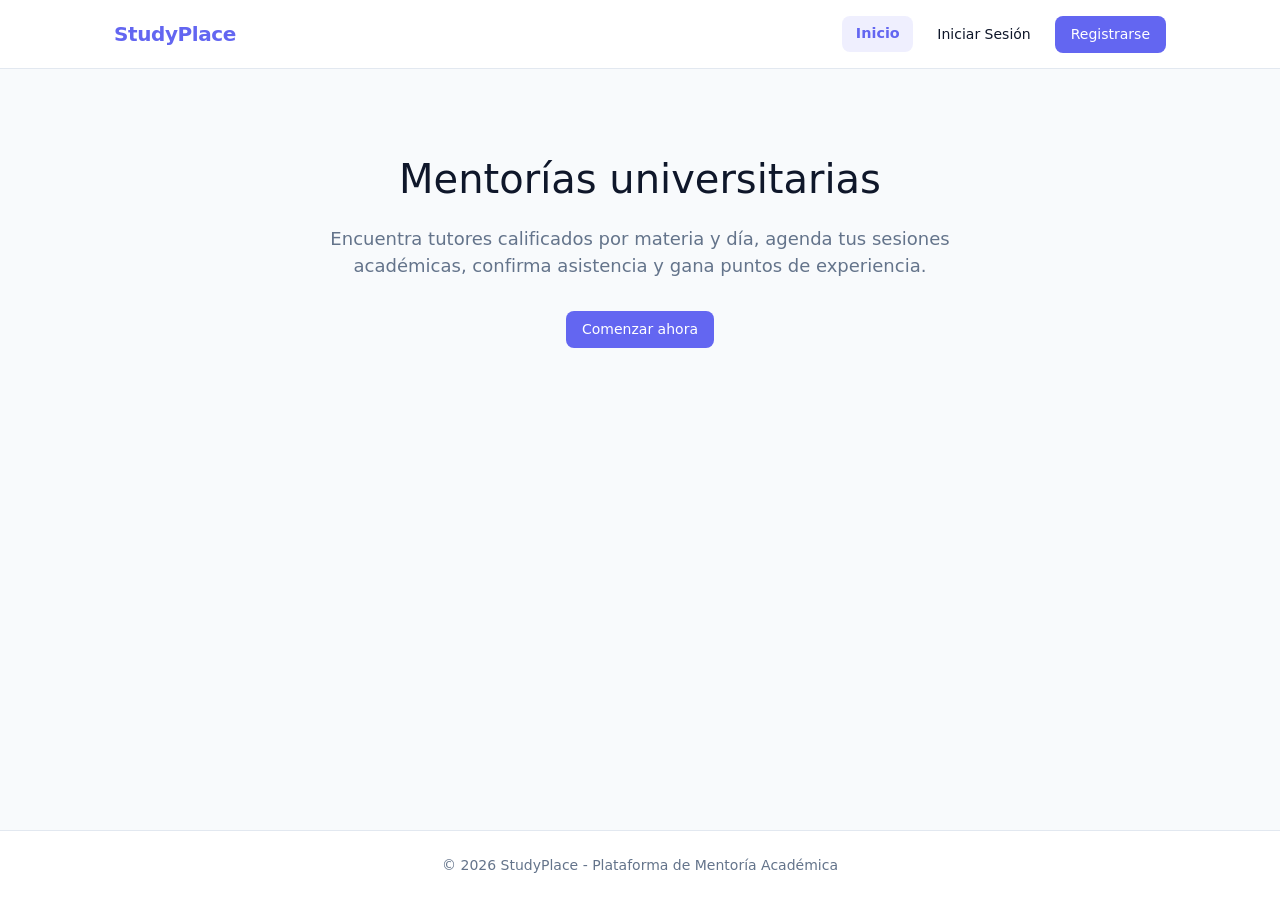
<file: frontend/index.html>
<!DOCTYPE html>
<html lang="es">
<head>
  <meta charset="UTF-8">
  <meta name="viewport" content="width=device-width, initial-scale=1.0">
  <title>StudyPlace - Sistema de Mentoría Académica</title>
  <link rel="stylesheet" href="css/base.css">
</head>
<body>
  <header class="header">
    <div class="container navbar">
      <a href="index.html" class="logo">
        <span>StudyPlace</span>
      </a>
      <nav>
        <ul class="nav-links" id="menu-navegacion">
          <li><a href="index.html" class="nav-link active">Inicio</a></li>
          <li><a href="paginas/login.html" class="btn btn-secondary">Iniciar Sesión</a></li>
          <li><a href="paginas/registro.html" class="btn btn-primary">Registrarse</a></li>
        </ul>
      </nav>
      <button class="menu-toggle" id="btn-menu-toggle" aria-label="Abrir menú">&#9776;</button>
    </div>
  </header>

  <main class="container">
    <section class="hero-section">
      <h1 class="hero-title">Mentorías universitarias</h1>
      <p class="hero-subtitle">
        Encuentra tutores calificados por materia y día, agenda tus sesiones académicas,
        confirma asistencia y gana puntos de experiencia.
      </p>
      <div class="hero-actions">
        <a href="paginas/login.html" class="btn btn-primary">Comenzar ahora</a>
      </div>
    </section>
  </main>

  <footer class="footer">
    <div class="container">
      <p>&copy; 2026 StudyPlace - Plataforma de Mentoría Académica</p>
    </div>
  </footer>

  <script src="js/config.js"></script>
  <script src="js/api.js"></script>
  <script src="js/componentes/menu.js"></script>
  <script src="js/componentes/layout.js"></script>
</body>
</html>
</file>
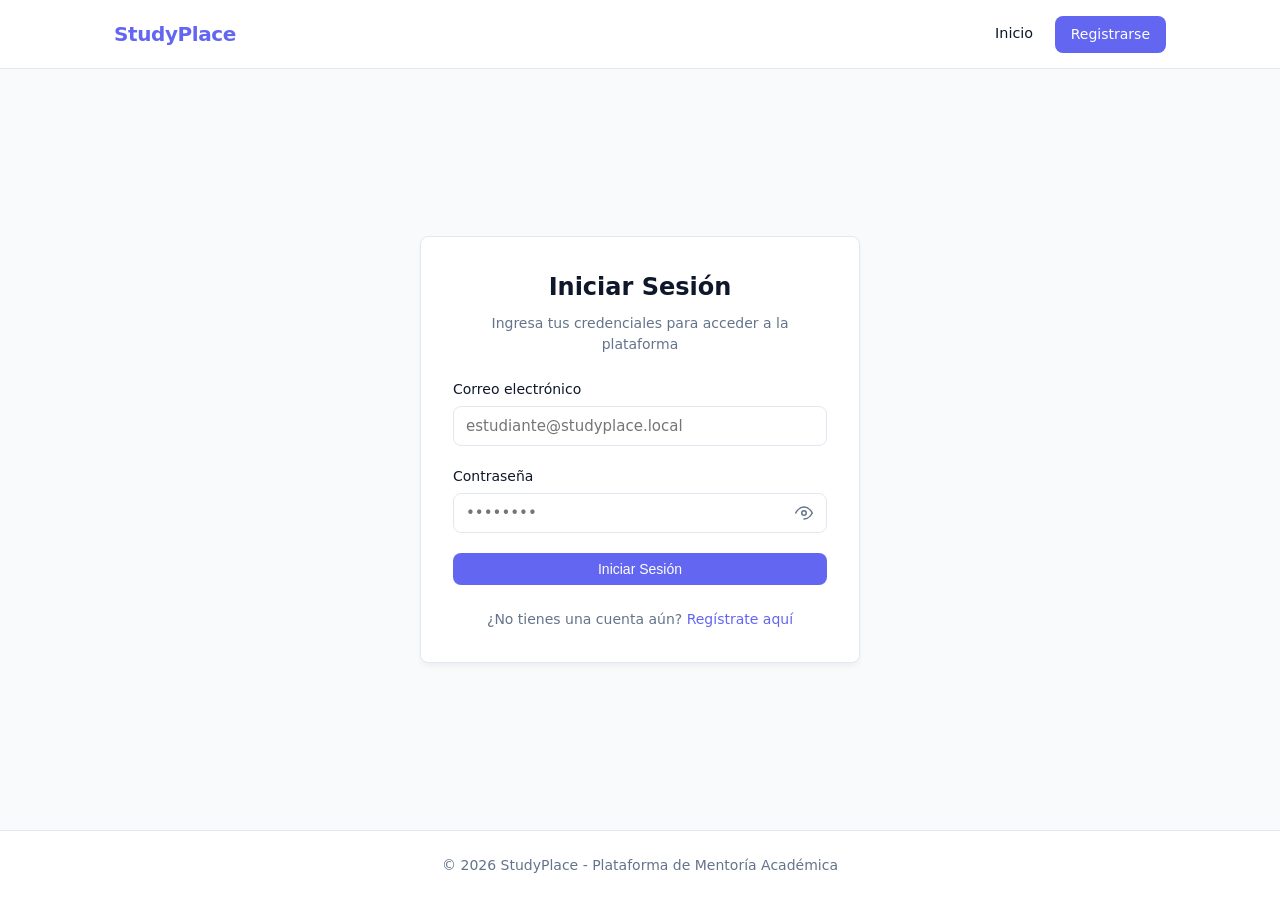
<file: frontend/paginas/buscar.html>
<!doctype html>
<html lang="es">
  <head>
    <meta charset="UTF-8" />
    <meta name="viewport" content="width=device-width, initial-scale=1.0" />
    <meta
      name="description"
      content="Busca mentores académicos por materia y día de disponibilidad en StudyPlace."
    />
    <title>StudyPlace - Buscar Mentores</title>
    <link rel="stylesheet" href="../css/base.css" />
    <link rel="stylesheet" href="../css/modulos4-5.css" />
  </head>
  <body>
    <a href="#contenido-principal" class="skip-link">Saltar al contenido</a>

    <header class="header">
      <div class="container navbar">
        <a href="../index.html" class="logo"><span>StudyPlace</span></a>
        <button
          class="menu-toggle"
          id="btn-menu-toggle"
          type="button"
          aria-label="Abrir menú"
          aria-controls="menu-navegacion"
          aria-expanded="false"
        >
          &#9776;
        </button>
        <nav aria-label="Navegación principal">
          <ul class="nav-links" id="menu-navegacion"></ul>
        </nav>
      </div>
    </header>

    <main id="contenido-principal" class="container module-main">
      <section class="module-panel" aria-labelledby="titulo-busqueda">
        <div class="module-heading">
          <h1 id="titulo-busqueda">Buscar mentores académicos</h1>
          <p>
            Filtra mentores combinando materias del perfil (M2) y disponibilidad
            (M4) sin recargar la página.
          </p>
        </div>

        <div
          id="alerta-busqueda"
          class="alert"
          role="alert"
          aria-live="polite"
        ></div>

        <form
          class="search-filter"
          role="search"
          aria-label="Filtros de búsqueda"
          onsubmit="return false;"
        >
          <div class="form-group">
            <label class="form-label" for="buscar-materia"
              >Materia requerida</label
            >
            <select class="form-select" id="buscar-materia">
              <option value="">-- Todas las materias --</option>
            </select>
          </div>

          <div class="form-group">
            <label class="form-label" for="buscar-dia">Día de la semana</label>
            <select class="form-select" id="buscar-dia">
              <option value="">-- Cualquier día --</option>
              <option value="lunes">Lunes</option>
              <option value="martes">Martes</option>
              <option value="miercoles">Miércoles</option>
              <option value="jueves">Jueves</option>
              <option value="viernes">Viernes</option>
              <option value="sabado">Sábado</option>
              <option value="domingo">Domingo</option>
            </select>
          </div>

          <div class="form-group">
            <button type="button" class="btn" id="btn-limpiar-filtros">
              Limpiar filtros
            </button>
          </div>
        </form>

        <p id="contador-resultados" class="search-count" aria-live="polite"></p>

        <section
          id="resultados-busqueda"
          class="mentor-grid"
          aria-live="polite"
          aria-busy="true"
        >
          <p class="search-message">Cargando mentores...</p>
        </section>

        <noscript
          ><p class="search-message">
            Necesitas activar JavaScript para buscar mentores.
          </p></noscript
        >
      </section>
    </main>

    <footer class="footer">
      <div class="container"><p>&copy; 2026 StudyPlace</p></div>
    </footer>

    <script src="../js/config.js"></script>
    <script src="../js/api.js"></script>
    <script src="../js/componentes/menu.js"></script>
    <script src="../js/componentes/layout.js"></script>
    <script src="../js/controladores/busquedaControlador.js"></script>
  </body>
</html>
</file>
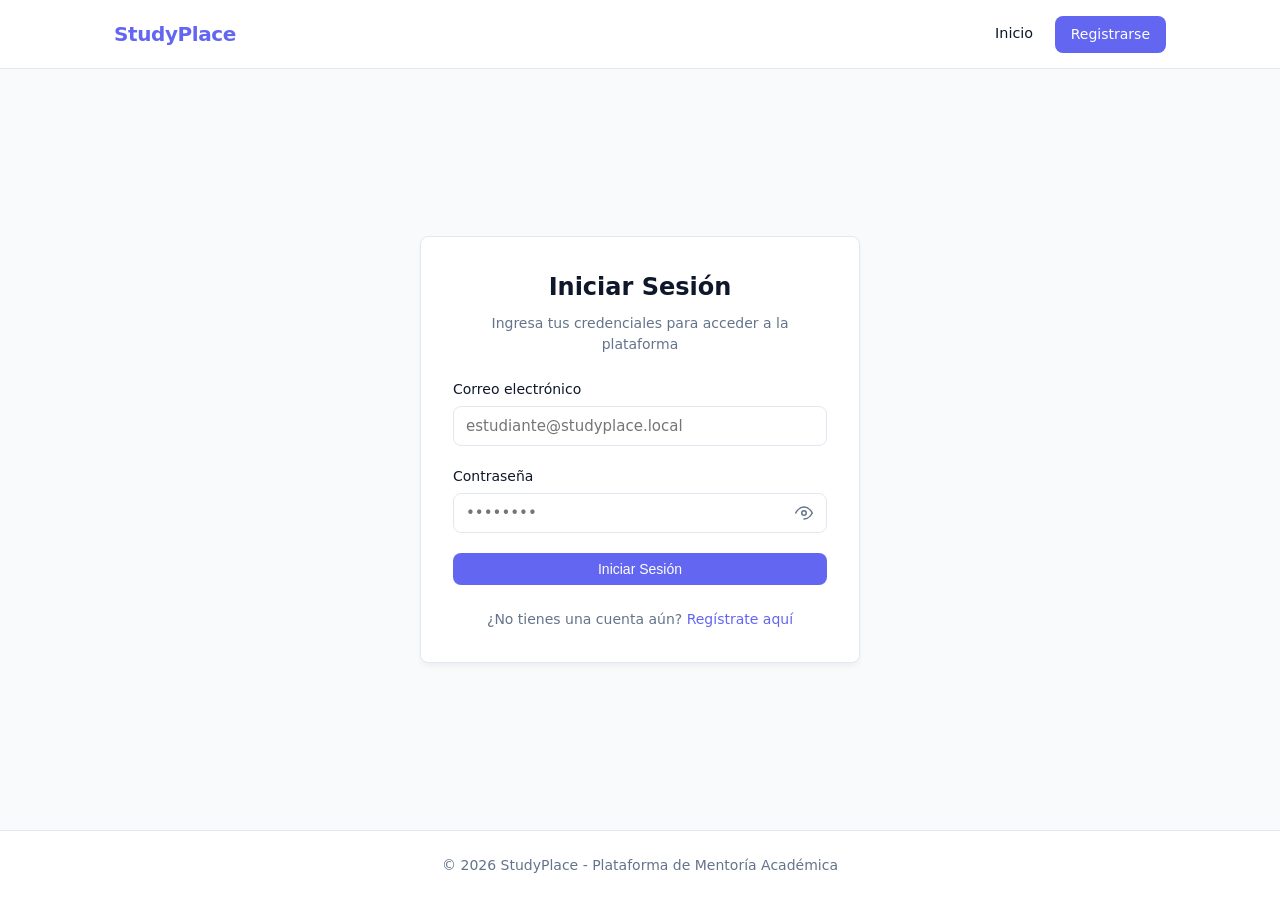
<file: frontend/paginas/catalogos.html>
<!DOCTYPE html>
<html lang="es">
<head>
  <meta charset="UTF-8">
  <meta name="viewport" content="width=device-width, initial-scale=1.0">
  <title>StudyPlace - Gestión de Catálogos</title>
  <link rel="stylesheet" href="../css/base.css">
</head>
<body>
  <header class="header">
    <div class="container navbar">
      <a href="../index.html" class="logo">
        <span>StudyPlace</span>
      </a>
      <button class="menu-toggle" id="btn-menu-toggle" aria-label="Abrir menú">&#9776;</button>
      <nav>
        <ul class="nav-links" id="menu-navegacion">
          <!-- Renderizado dinámicamente por MenuComponente -->
        </ul>
      </nav>
    </div>
  </header>

  <main class="container">
    <div class="page-header">
      <div>
        <h1 class="page-title">Gestión de Catálogos</h1>
        <p class="page-subtitle">Administra los catálogos del sistema académico (Materias y Espacios físicos o virtuales).</p>
      </div>
    </div>

    <div id="alerta-global" class="alert"></div>

    <div class="tabs-nav">
      <button class="tab-btn active" data-target="tab-materias">Materias (RF6)</button>
      <button class="tab-btn" data-target="tab-espacios">Espacios de Tutoría (RF8)</button>
    </div>

    <!-- Pestaña Materias -->
    <section id="tab-materias" class="tab-content active">
      <div style="display: flex; justify-content: space-between; align-items: center; margin-bottom: 1rem;">
        <h2 style="font-size: 1.25rem; font-weight: 600;">Listado de Materias</h2>
        <button class="btn btn-primary" id="btn-nueva-materia">+ Nueva Materia</button>
      </div>

      <div class="table-responsive">
        <table class="table-custom">
          <thead>
            <tr>
              <th>Código</th>
              <th>Nombre</th>
              <th>Descripción</th>
              <th>Estado</th>
              <th style="width: 140px;">Acciones</th>
            </tr>
          </thead>
          <tbody id="tabla-materias-body">
            <tr>
              <td colspan="5" style="text-align: center; color: var(--color-text-muted);">Cargando materias...</td>
            </tr>
          </tbody>
        </table>
      </div>
    </section>

    <!-- Pestaña Espacios -->
    <section id="tab-espacios" class="tab-content">
      <div style="display: flex; justify-content: space-between; align-items: center; margin-bottom: 1rem;">
        <h2 style="font-size: 1.25rem; font-weight: 600;">Listado de Espacios</h2>
        <button class="btn btn-primary" id="btn-nuevo-espacio">+ Nuevo Espacio</button>
      </div>

      <div class="table-responsive">
        <table class="table-custom">
          <thead>
            <tr>
              <th>Nombre</th>
              <th>Tipo</th>
              <th>Capacidad / Enlace</th>
              <th>Ubicación</th>
              <th>Estado</th>
              <th style="width: 140px;">Acciones</th>
            </tr>
          </thead>
          <tbody id="tabla-espacios-body">
            <tr>
              <td colspan="6" style="text-align: center; color: var(--color-text-muted);">Cargando espacios...</td>
            </tr>
          </tbody>
        </table>
      </div>
    </section>
  </main>

  <!-- Modal Materia -->
  <div class="modal-overlay" id="modal-materia">
    <div class="modal-card">
      <div class="modal-header">
        <h3 class="modal-title" id="modal-materia-titulo">Nueva Materia</h3>
        <button class="modal-close" type="button">&times;</button>
      </div>
      <form id="form-materia">
        <div class="modal-body">
          <input type="hidden" id="modal-materia-id">
          
          <div class="form-group">
            <label class="form-label" for="materia-codigo">Código de Materia *</label>
            <input type="text" id="materia-codigo" class="form-input" placeholder="Ej. MAT-101" required style="text-transform: uppercase;">
          </div>

          <div class="form-group">
            <label class="form-label" for="materia-nombre">Nombre de la Materia *</label>
            <input type="text" id="materia-nombre" class="form-input" placeholder="Ej. Cálculo Diferencial" required>
          </div>

          <div class="form-group">
            <label class="form-label" for="materia-descripcion">Descripción</label>
            <textarea id="materia-descripcion" class="form-input" rows="3" placeholder="Breve resumen del contenido académico"></textarea>
          </div>

          <div class="form-group">
            <label class="form-label" for="materia-estado">Estado</label>
            <select id="materia-estado" class="form-select">
              <option value="activo">Activo</option>
              <option value="inactivo">Inactivo</option>
            </select>
          </div>
        </div>
        <div class="modal-footer">
          <button type="button" class="btn btn-secondary btn-modal-cancelar">Cancelar</button>
          <button type="submit" class="btn btn-primary">Guardar</button>
        </div>
      </form>
    </div>
  </div>

  <!-- Modal Espacio -->
  <div class="modal-overlay" id="modal-espacio">
    <div class="modal-card">
      <div class="modal-header">
        <h3 class="modal-title" id="modal-espacio-titulo">Nuevo Espacio</h3>
        <button class="modal-close" type="button">&times;</button>
      </div>
      <form id="form-espacio">
        <div class="modal-body">
          <input type="hidden" id="modal-espacio-id">

          <div class="form-group">
            <label class="form-label" for="espacio-nombre">Nombre del Espacio *</label>
            <input type="text" id="espacio-nombre" class="form-input" placeholder="Ej. Aula 104 o Google Meet Sala 1" required>
          </div>

          <div class="form-group">
            <label class="form-label" for="espacio-tipo">Tipo de Espacio *</label>
            <select id="espacio-tipo" class="form-select" required>
              <option value="fisico">Aula Física (con capacidad)</option>
              <option value="virtual">Sala Virtual (con enlace web)</option>
            </select>
          </div>

          <!-- Campos para Aula Física -->
          <div id="grupo-espacio-fisico">
            <div class="form-group">
              <label class="form-label" for="espacio-capacidad">Capacidad Máxima (estudiantes) *</label>
              <input type="number" id="espacio-capacidad" class="form-input" min="1" max="500" placeholder="Ej. 25" required>
            </div>
            <div class="form-group">
              <label class="form-label" for="espacio-ubicacion">Ubicación Física</label>
              <input type="text" id="espacio-ubicacion" class="form-input" placeholder="Ej. Edificio Central - Piso 1">
            </div>
          </div>

          <!-- Campos para Sala Virtual -->
          <div id="grupo-espacio-virtual" style="display: none;">
            <div class="form-group">
              <label class="form-label" for="espacio-enlace">Enlace URL Externo *</label>
              <input type="url" id="espacio-enlace" class="form-input" placeholder="https://meet.google.com/xxx-yyyy-zzz">
            </div>
          </div>

          <div class="form-group">
            <label class="form-label" for="espacio-estado">Estado</label>
            <select id="espacio-estado" class="form-select">
              <option value="activo">Activo</option>
              <option value="inactivo">Inactivo</option>
            </select>
          </div>
        </div>
        <div class="modal-footer">
          <button type="button" class="btn btn-secondary btn-modal-cancelar">Cancelar</button>
          <button type="submit" class="btn btn-primary">Guardar</button>
        </div>
      </form>
    </div>
  </div>

  <!-- Modal Confirmar Eliminación (RNF7) -->
  <div class="modal-overlay" id="modal-confirmar-eliminar">
    <div class="modal-card">
      <div class="modal-header">
        <h3 class="modal-title">Confirmar Acción Destructiva</h3>
        <button class="modal-close" type="button">&times;</button>
      </div>
      <div class="modal-body">
        <p id="confirmar-eliminar-mensaje" style="color: var(--color-text);">¿Estás seguro de que deseas eliminar este registro?</p>
        <p style="font-size: 0.8125rem; color: var(--color-text-muted); margin-top: 0.5rem;">
          Se aplicará una baja lógica para preservar la integridad de registros académicos asociados.
        </p>
      </div>
      <div class="modal-footer">
        <button type="button" class="btn btn-secondary btn-modal-cancelar">Cancelar</button>
        <button type="button" class="btn btn-danger" id="btn-confirmar-eliminar">Confirmar</button>
      </div>
    </div>
  </div>

  <footer class="footer">
    <div class="container">
      <p>&copy; 2026 StudyPlace - Plataforma de Mentoría Académica</p>
    </div>
  </footer>

  <script src="../js/config.js"></script>
  <script src="../js/api.js"></script>
  <script src="../js/componentes/menu.js"></script>
  <script src="../js/componentes/layout.js"></script>
  <script src="../js/modelos/catalogoModelo.js"></script>
  <script src="../js/vistas/catalogoVista.js"></script>
  <script src="../js/controladores/catalogoControlador.js"></script>
</body>
</html>
</file>
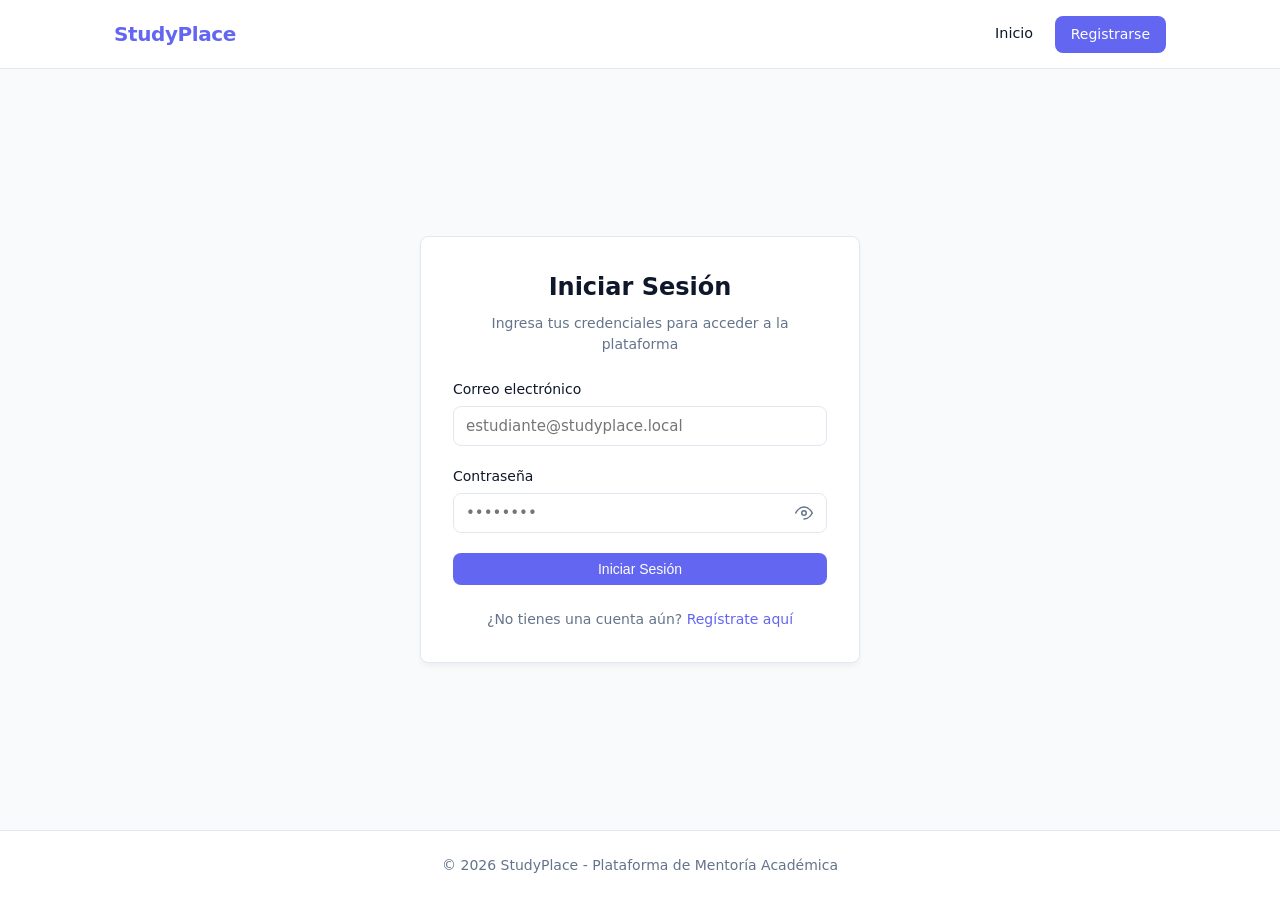
<file: frontend/paginas/disponibilidad.html>
<!DOCTYPE html>
<html lang="es">
<head>
  <meta charset="UTF-8">
  <meta name="viewport" content="width=device-width, initial-scale=1.0">
  <title>StudyPlace - Mi Disponibilidad</title>
  <link rel="stylesheet" href="../css/base.css">
  <link rel="stylesheet" href="../css/modulos4-5.css">
</head>
<body>
  <header class="header">
    <div class="container navbar">
      <a href="../index.html" class="logo"><span>StudyPlace</span></a>
      <button class="menu-toggle" id="btn-menu-toggle" aria-label="Abrir menú">&#9776;</button>
      <nav><ul class="nav-links" id="menu-navegacion"></ul></nav>
    </div>
  </header>

  <main class="container module-main">
    <section class="module-panel">
      <div class="module-heading">
        <h1>Mi disponibilidad</h1>
        <p>Define únicamente días y rangos horarios generales (sin duplicar materias).</p>
        <p class="module-help">Tus materias se gestionan desde <a href="perfil.html">Mi Perfil</a>.</p>
      </div>

      <div id="alerta-global" class="alert" role="alert" aria-live="polite"></div>

      <form id="form-disponibilidad" class="availability-editor">
        <div class="availability-fields">
          <div class="form-group">
            <label class="form-label" for="disponibilidad-dia">Día de la semana</label>
            <select class="form-select" id="disponibilidad-dia" required>
              <option value="lunes">Lunes</option><option value="martes">Martes</option>
              <option value="miercoles">Miércoles</option><option value="jueves">Jueves</option>
              <option value="viernes">Viernes</option><option value="sabado">Sábado</option>
              <option value="domingo">Domingo</option>
            </select>
          </div>
          <div class="form-group">
            <label class="form-label" for="disponibilidad-inicio">Hora de inicio</label>
            <input class="form-input" type="time" id="disponibilidad-inicio" required>
          </div>
          <div class="form-group">
            <label class="form-label" for="disponibilidad-fin">Hora de fin</label>
            <input class="form-input" type="time" id="disponibilidad-fin" required>
          </div>
          <div class="availability-form-actions">
            <button class="btn btn-primary" id="btn-guardar-disponibilidad" type="submit">+ Agregar franja</button>
          </div>
        </div>
      </form>

      <div id="tabla-disponibilidad" class="availability-list" aria-live="polite">
        <p class="availability-empty">Cargando horarios...</p>
      </div>
    </section>
  </main>

  <div class="modal-overlay" id="modal-editar-disponibilidad" aria-hidden="true">
    <section class="modal-card" role="dialog" aria-modal="true" aria-labelledby="modal-editar-titulo">
      <div class="modal-header">
        <h2 class="modal-title" id="modal-editar-titulo">Editar franja de disponibilidad</h2>
        <button class="modal-close" type="button" aria-label="Cerrar">&times;</button>
      </div>
      <form id="form-editar-disponibilidad">
        <div class="modal-body">
          <input type="hidden" id="editar-disponibilidad-id">
          <div id="alerta-editar-disponibilidad" class="alert" role="alert" aria-live="polite"></div>
          <div class="form-group">
            <label class="form-label" for="editar-disponibilidad-dia">Día de la semana</label>
            <select class="form-select" id="editar-disponibilidad-dia" required>
              <option value="lunes">Lunes</option><option value="martes">Martes</option>
              <option value="miercoles">Miércoles</option><option value="jueves">Jueves</option>
              <option value="viernes">Viernes</option><option value="sabado">Sábado</option>
              <option value="domingo">Domingo</option>
            </select>
          </div>
          <div class="form-grid">
            <div class="form-group">
              <label class="form-label" for="editar-disponibilidad-inicio">Hora de inicio</label>
              <input class="form-input" type="time" id="editar-disponibilidad-inicio" required>
            </div>
            <div class="form-group">
              <label class="form-label" for="editar-disponibilidad-fin">Hora de fin</label>
              <input class="form-input" type="time" id="editar-disponibilidad-fin" required>
            </div>
          </div>
        </div>
        <div class="modal-footer">
          <button class="btn btn-secondary btn-cancelar-edicion" type="button">Cancelar</button>
          <button class="btn btn-primary" type="submit">Guardar cambios</button>
        </div>
      </form>
    </section>
  </div>

  <footer class="footer"><div class="container"><p>&copy; 2026 StudyPlace</p></div></footer>

  <script src="../js/config.js"></script>
  <script src="../js/api.js"></script>
  <script src="../js/componentes/menu.js"></script>
  <script src="../js/componentes/layout.js"></script>
  <script src="../js/controladores/disponibilidadControlador.js"></script>
</body>
</html>
</file>
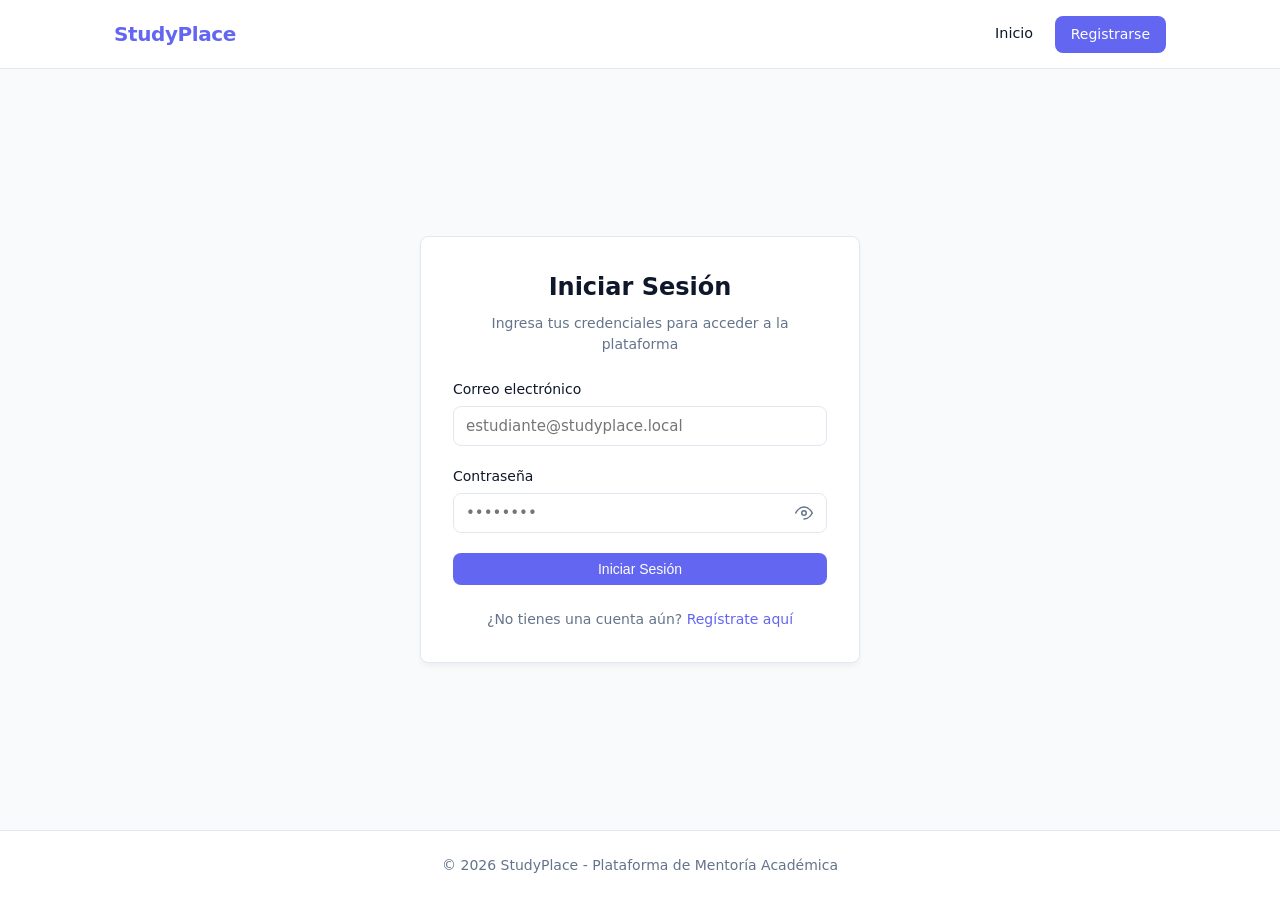
<file: frontend/paginas/login.html>
<!DOCTYPE html>
<html lang="es">
<head>
  <meta charset="UTF-8">
  <meta name="viewport" content="width=device-width, initial-scale=1.0">
  <title>Iniciar Sesión - StudyPlace</title>
  <link rel="stylesheet" href="../css/base.css">
</head>
<body>
  <header class="header">
    <div class="container navbar">
      <a href="../index.html" class="logo">
        <span>StudyPlace</span>
      </a>
      <nav>
        <ul class="nav-links">
          <li><a href="../index.html" class="nav-link">Inicio</a></li>
          <li><a href="registro.html" class="btn btn-primary">Registrarse</a></li>
        </ul>
      </nav>
    </div>
  </header>

  <main class="container auth-container">
    <section class="auth-card">
      <h1 class="auth-title">Iniciar Sesión</h1>
      <p class="auth-subtitle">Ingresa tus credenciales para acceder a la plataforma</p>

      <div id="alerta" class="alert" role="alert" aria-live="polite"></div>

      <form id="form-login" novalidate>
        <div class="form-group">
          <label class="form-label" for="correo">Correo electrónico</label>
          <input
            type="email"
            id="correo"
            name="correo"
            class="form-input"
            placeholder="estudiante@studyplace.local"
            required
            autocomplete="email"
          >
        </div>

        <div class="form-group">
          <label class="form-label" for="password">Contraseña</label>
          <div class="password-wrapper">
            <input
              type="password"
              id="password"
              name="password"
              class="form-input"
              placeholder="••••••••"
              required
              autocomplete="current-password"
            >
            <button type="button" class="btn-toggle-password" data-target="password" aria-label="Mostrar contraseña" title="Mostrar u ocultar contraseña">
              <svg class="eye-open" width="18" height="18" viewBox="0 0 24 24" fill="none" stroke="currentColor" stroke-width="2" stroke-linecap="round" stroke-linejoin="round"><path d="M1 12s4-8 11-8 11 8 11 8-4 8-11 8-11-8z"></path><circle cx="12" cy="12" r="3"></circle></svg>
              <svg class="eye-closed" style="display: none;" width="18" height="18" viewBox="0 0 24 24" fill="none" stroke="currentColor" stroke-width="2" stroke-linecap="round" stroke-linejoin="round"><path d="M17.94 17.94A10.07 10.07 0 0 1 12 20c-7 0-11-8-11-8a18.45 18.45 0 0 1 5.06-5.94M9.9 4.24A9.12 9.12 0 0 1 12 4c7 0 11 8 11 8a18.5 18.5 0 0 1-2.16 3.19m-6.72-1.07a3 3 0 1 1-4.24-4.24"></path><line x1="1" y1="1" x2="23" y2="23"></line></svg>
            </button>
          </div>
        </div>

        <button type="submit" id="btn-submit" class="btn btn-primary btn-block">
          Iniciar Sesión
        </button>
      </form>

      <div class="auth-footer">
        <p>¿No tienes una cuenta aún? <a href="registro.html">Regístrate aquí</a></p>
      </div>
    </section>
  </main>

  <footer class="footer">
    <div class="container">
      <p>&copy; 2026 StudyPlace - Plataforma de Mentoría Académica</p>
    </div>
  </footer>

  <script src="../js/config.js"></script>
  <script src="../js/api.js"></script>
  <script src="../js/controladores/authControlador.js"></script>
</body>
</html>
</file>
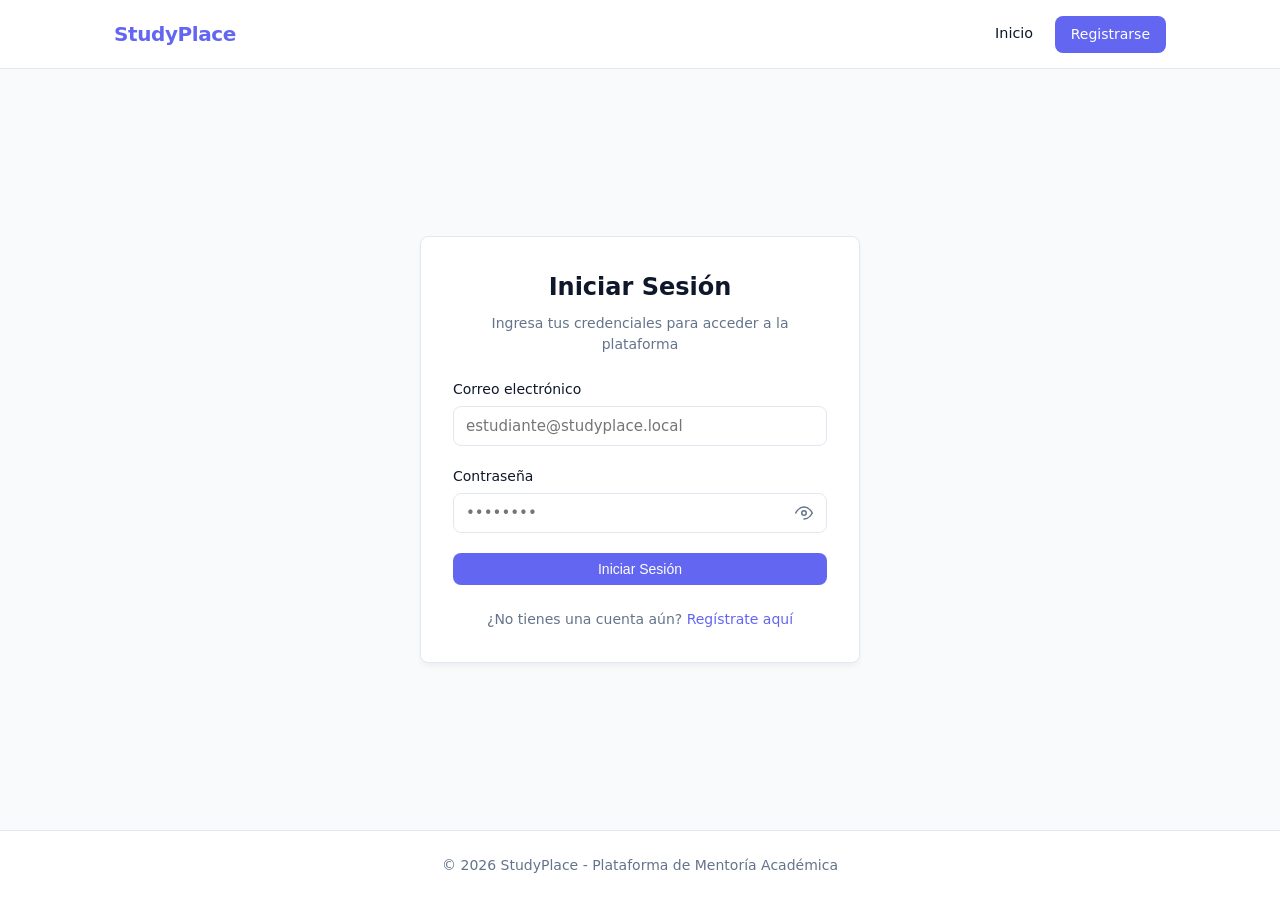
<file: frontend/paginas/perfil.html>
<!DOCTYPE html>
<html lang="es">
<head>
  <meta charset="UTF-8">
  <meta name="viewport" content="width=device-width, initial-scale=1.0">
  <title>StudyPlace - Mi Perfil</title>
  <link rel="stylesheet" href="../css/base.css">
</head>
<body>
  <header class="header">
    <div class="container navbar">
      <a href="../index.html" class="logo">
        <span>StudyPlace</span>
      </a>
      <nav>
        <ul class="nav-links" id="menu-navegacion">
          <!-- Renderizado dinámicamente por MenuComponente -->
        </ul>
      </nav>
      <button class="menu-toggle" id="btn-menu-toggle" aria-label="Abrir menú">&#9776;</button>
    </div>
  </header>

  <main class="container">
    <div class="page-header">
      <div>
        <h1 class="page-title">Mi Perfil</h1>
        <p class="page-subtitle">Gestiona tu información personal, académica y credenciales de acceso.</p>
      </div>
    </div>

    <div id="alerta-global" class="alert" role="alert" aria-live="polite"></div>

    <!-- Fila Superior: Resumen de Usuario y Edición de Cuenta/Contraseña -->
    <div class="profile-grid">
      <!-- Card 1: Resumen de Usuario (se extiende a la misma altura que la Card de Edición) -->
      <aside class="profile-card profile-sidebar" style="text-align: center;">
        <div>
          <div class="profile-avatar" id="resumen-avatar">U</div>
          <h2 id="resumen-nombre" style="font-size: 1.15rem; font-weight: 600; margin-bottom: 0.25rem;">Cargando...</h2>
          <p id="resumen-correo" style="font-size: 0.8125rem; color: var(--color-text-muted); margin-bottom: 0.85rem; word-break: break-all;">-</p>
          <div style="display: flex; justify-content: center; gap: 0.5rem; flex-wrap: wrap;">
            <span id="resumen-rol" class="badge badge-rol">Cargando</span>
            <span class="badge badge-activo">Activo</span>
          </div>
        </div>

        <div style="margin-top: 1.5rem; padding-top: 1.25rem; border-top: 1px solid var(--color-border); text-align: left; font-size: 0.8125rem; color: var(--color-text-muted);">
          <p style="margin-bottom: 0.5rem;"><strong>Nota:</strong> Los cambios en tu perfil se reflejan inmediatamente en toda la plataforma.</p>
          <p>Para cambios de rol institucional, contacta al administrador de la plataforma.</p>
        </div>
      </aside>

      <!-- Card 2: Edición de Datos de la Cuenta y Seguridad (Contraseña) -->
      <section class="profile-card">
        <h2 style="font-size: 1.25rem; font-weight: 600; margin-bottom: 0.35rem;">Editar Datos de la Cuenta</h2>
        <p style="font-size: 0.875rem; color: var(--color-text-muted); margin-bottom: 1.5rem;">
          Actualiza tus datos personales o cambia tu contraseña de acceso.
        </p>

        <form id="form-perfil" novalidate>
          <div style="display: grid; grid-template-columns: repeat(auto-fit, minmax(220px, 1fr)); gap: 1rem;">
            <!-- Nombre -->
            <div class="form-group">
              <label class="form-label" for="nombre">Nombre completo *</label>
              <input
                type="text"
                id="nombre"
                name="nombre"
                class="form-input"
                placeholder="Juan Pérez"
                required
                autocomplete="name"
              >
            </div>

            <!-- Correo -->
            <div class="form-group">
              <label class="form-label" for="correo">Correo electrónico *</label>
              <input
                type="email"
                id="correo"
                name="correo"
                class="form-input"
                placeholder="juan.perez@universidad.edu.ec"
                required
                autocomplete="email"
              >
            </div>
          </div>

          <div style="display: grid; grid-template-columns: repeat(auto-fit, minmax(220px, 1fr)); gap: 1rem;">
            <!-- Rol (Solo lectura) -->
            <div class="form-group">
              <label class="form-label" for="rol">Rol en el sistema</label>
              <input
                type="text"
                id="rol"
                name="rol"
                class="form-input"
                readonly
                disabled
                style="background-color: var(--color-bg); cursor: not-allowed; font-weight: 600;"
              >
              <small style="font-size: 0.75rem; color: var(--color-text-muted);">
                Gestionado por el administrador.
              </small>
            </div>

            <!-- Semestre (Solo estudiantes) -->
            <div class="form-group" id="grupo-semestre">
              <label class="form-label" for="semestre">Semestre actual (1 al 12) *</label>
              <input
                type="number"
                id="semestre"
                name="semestre"
                class="form-input"
                min="1"
                max="12"
              >
              <small style="font-size: 0.75rem; color: var(--color-text-muted);">
                Semestre académico cursado actualmente.
              </small>
            </div>
          </div>

          <!-- Cambio de Contraseña (integrado en la card de edición) -->
          <div style="margin: 1.5rem 0 1.25rem; padding-top: 1.25rem; border-top: 1px solid var(--color-border);">
            <h3 style="font-size: 1.05rem; font-weight: 600; margin-bottom: 0.25rem;">Cambiar Contraseña</h3>
            <p style="font-size: 0.8125rem; color: var(--color-text-muted); margin-bottom: 1rem;">
              Deja estos campos en blanco si deseas conservar tu contraseña actual.
            </p>

            <div style="display: grid; grid-template-columns: repeat(auto-fit, minmax(220px, 1fr)); gap: 1rem;">
              <div class="form-group">
                <label class="form-label" for="password">Nueva contraseña (mínimo 8 caracteres)</label>
                <div class="password-wrapper">
                  <input
                    type="password"
                    id="password"
                    name="password"
                    class="form-input"
                    placeholder="••••••••"
                    autocomplete="new-password"
                  >
                  <button type="button" class="btn-toggle-password" data-target="password" aria-label="Mostrar contraseña" title="Mostrar u ocultar contraseña">
                    <svg class="eye-open" width="18" height="18" viewBox="0 0 24 24" fill="none" stroke="currentColor" stroke-width="2" stroke-linecap="round" stroke-linejoin="round"><path d="M1 12s4-8 11-8 11 8 11 8-4 8-11 8-11-8z"></path><circle cx="12" cy="12" r="3"></circle></svg>
                    <svg class="eye-closed" style="display: none;" width="18" height="18" viewBox="0 0 24 24" fill="none" stroke="currentColor" stroke-width="2" stroke-linecap="round" stroke-linejoin="round"><path d="M17.94 17.94A10.07 10.07 0 0 1 12 20c-7 0-11-8-11-8a18.45 18.45 0 0 1 5.06-5.94M9.9 4.24A9.12 9.12 0 0 1 12 4c7 0 11 8 11 8a18.5 18.5 0 0 1-2.16 3.19m-6.72-1.07a3 3 0 1 1-4.24-4.24"></path><line x1="1" y1="1" x2="23" y2="23"></line></svg>
                  </button>
                </div>
              </div>

              <div class="form-group">
                <label class="form-label" for="password_confirm">Confirmar nueva contraseña</label>
                <div class="password-wrapper">
                  <input
                    type="password"
                    id="password_confirm"
                    name="password_confirm"
                    class="form-input"
                    placeholder="••••••••"
                    autocomplete="new-password"
                  >
                  <button type="button" class="btn-toggle-password" data-target="password_confirm" aria-label="Mostrar contraseña" title="Mostrar u ocultar contraseña">
                    <svg class="eye-open" width="18" height="18" viewBox="0 0 24 24" fill="none" stroke="currentColor" stroke-width="2" stroke-linecap="round" stroke-linejoin="round"><path d="M1 12s4-8 11-8 11 8 11 8-4 8-11 8-11-8z"></path><circle cx="12" cy="12" r="3"></circle></svg>
                    <svg class="eye-closed" style="display: none;" width="18" height="18" viewBox="0 0 24 24" fill="none" stroke="currentColor" stroke-width="2" stroke-linecap="round" stroke-linejoin="round"><path d="M17.94 17.94A10.07 10.07 0 0 1 12 20c-7 0-11-8-11-8a18.45 18.45 0 0 1 5.06-5.94M9.9 4.24A9.12 9.12 0 0 1 12 4c7 0 11 8 11 8a18.5 18.5 0 0 1-2.16 3.19m-6.72-1.07a3 3 0 1 1-4.24-4.24"></path><line x1="1" y1="1" x2="23" y2="23"></line></svg>
                  </button>
                </div>
              </div>
            </div>
          </div>

          <div style="display: flex; justify-content: flex-end; gap: 1rem; margin-top: 1.5rem;">
            <a href="../index.html" class="btn btn-secondary">Cancelar</a>
            <button type="submit" id="btn-submit-perfil" class="btn btn-primary" style="min-width: 170px;">
              Guardar Cambios
            </button>
          </div>
        </form>
      </section>
    </div>

    <!-- Fila Inferior: Card Larga de Materias Dominadas (Exclusivo para mentores) -->
    <section class="profile-card profile-card-materias" id="seccion-materias" style="display: none; margin-bottom: 2.5rem;">
      <div style="display: flex; justify-content: space-between; align-items: flex-end; flex-wrap: wrap; gap: 0.75rem; margin-bottom: 1rem;">
        <div>
          <h2 style="font-size: 1.25rem; font-weight: 600; margin-bottom: 0.25rem;">Materias que Dominas</h2>
          <p style="font-size: 0.875rem; color: var(--color-text-muted);">
            Selecciona las materias académicas que puedes impartir como mentor. Los estudiantes te encontrarán en las búsquedas filtrando por estas asignaturas.
          </p>
        </div>
        <span id="contador-materias" class="badge badge-rol" style="font-size: 0.8125rem; padding: 0.35rem 0.75rem;">
          0 materias seleccionadas
        </span>
      </div>

      <form id="form-materias" novalidate>
        <!-- Barra de herramientas: Búsqueda y selección rápida -->
        <div style="display: flex; justify-content: space-between; align-items: center; gap: 1rem; margin-bottom: 1.25rem; flex-wrap: wrap;">
          <input
            type="text"
            id="filtro-materias"
            class="form-input"
            placeholder="🔍 Filtrar materias por nombre o código..."
            style="max-width: 360px; font-size: 0.875rem; padding: 0.55rem 0.85rem;"
          >
          <div style="display: flex; gap: 0.5rem;">
            <button type="button" id="btn-seleccionar-todas" class="btn btn-secondary btn-sm">Marcar todas</button>
            <button type="button" id="btn-deseleccionar-todas" class="btn btn-secondary btn-sm">Desmarcar todas</button>
          </div>
        </div>

        <!-- Contenedor amplio y largo de materias -->
        <div
          id="contenedor-materias"
          style="display: grid; grid-template-columns: repeat(auto-fill, minmax(280px, 1fr)); gap: 1rem; max-height: 380px; overflow-y: auto; padding: 1rem; border: 1px solid var(--color-border); border-radius: var(--radius); background-color: var(--color-bg);"
        >
          <div style="grid-column: 1 / -1; text-align: center; color: var(--color-text-muted); font-size: 0.875rem; padding: 2rem 0;">
            Cargando materias del catálogo general...
          </div>
        </div>

        <div style="display: flex; justify-content: flex-end; gap: 1rem; margin-top: 1.5rem; padding-top: 1.25rem; border-top: 1px solid var(--color-border);">
          <button type="submit" id="btn-submit-materias" class="btn btn-primary" style="min-width: 200px;">
            Guardar Materias Dominadas
          </button>
        </div>
      </form>
    </section>
  </main>

  <footer class="footer">
    <div class="container">
      <p>&copy; 2026 StudyPlace - Plataforma de Mentoría Académica</p>
    </div>
  </footer>

  <script src="../js/config.js"></script>
  <script src="../js/api.js"></script>
  <script src="../js/componentes/menu.js"></script>
  <script src="../js/componentes/layout.js"></script>
  <script src="../js/modelos/perfilModelo.js"></script>
  <script src="../js/vistas/perfilVista.js"></script>
  <script src="../js/controladores/perfilControlador.js"></script>
</body>
</html>
</file>
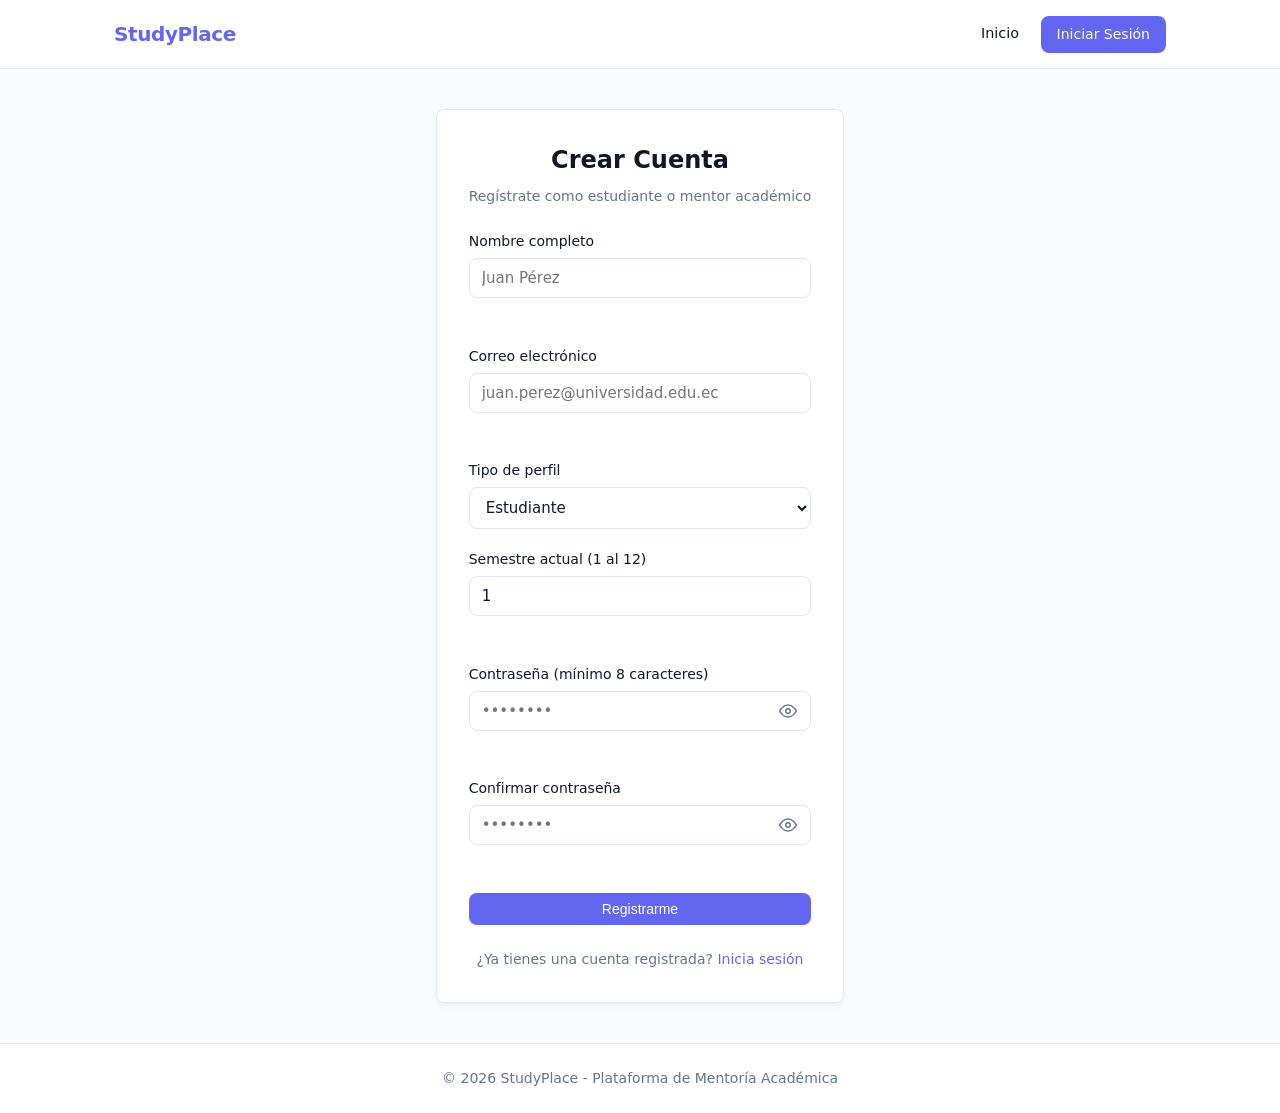
<file: frontend/paginas/registro.html>
<!DOCTYPE html>
<html lang="es">
<head>
  <meta charset="UTF-8">
  <meta name="viewport" content="width=device-width, initial-scale=1.0">
  <title>Registro de Usuario - StudyPlace</title>
  <link rel="stylesheet" href="../css/base.css">
</head>
<body>
  <header class="header">
    <div class="container navbar">
      <a href="../index.html" class="logo">
        <span>StudyPlace</span>
      </a>
      <nav>
        <ul class="nav-links">
          <li><a href="../index.html" class="nav-link">Inicio</a></li>
          <li><a href="login.html" class="btn btn-primary">Iniciar Sesión</a></li>
        </ul>
      </nav>
    </div>
  </header>

  <main class="container auth-container">
    <section class="auth-card">
      <h1 class="auth-title">Crear Cuenta</h1>
      <p class="auth-subtitle">Regístrate como estudiante o mentor académico</p>

      <div id="alerta" class="alert" role="alert" aria-live="polite"></div>

      <form id="form-registro" novalidate>
        <div class="form-group">
          <label class="form-label" for="nombre">Nombre completo</label>
          <input
            type="text"
            id="nombre"
            name="nombre"
            class="form-input"
            placeholder="Juan Pérez"
            required
            autocomplete="name"
          >
          <small class="form-feedback" id="feedback-nombre"></small>
        </div>

        <div class="form-group">
          <label class="form-label" for="correo">Correo electrónico</label>
          <input
            type="email"
            id="correo"
            name="correo"
            class="form-input"
            placeholder="juan.perez@universidad.edu.ec"
            required
            autocomplete="email"
          >
          <small class="form-feedback" id="feedback-correo"></small>
        </div>

        <div class="form-group">
          <label class="form-label" for="rol">Tipo de perfil</label>
          <select id="rol" name="rol" class="form-select" required>
            <option value="estudiante">Estudiante</option>
            <option value="mentor">Mentor</option>
          </select>
        </div>

        <div class="form-group" id="grupo-semestre">
          <label class="form-label" for="semestre">Semestre actual (1 al 12)</label>
          <input
            type="number"
            id="semestre"
            name="semestre"
            class="form-input"
            min="1"
            max="12"
            value="1"
            required
          >
          <small class="form-feedback" id="feedback-semestre"></small>
        </div>

        <div class="form-group">
          <label class="form-label" for="password">Contraseña (mínimo 8 caracteres)</label>
          <div class="password-wrapper">
            <input
              type="password"
              id="password"
              name="password"
              class="form-input"
              placeholder="••••••••"
              required
              autocomplete="new-password"
            >
            <button type="button" class="btn-toggle-password" data-target="password" aria-label="Mostrar contraseña" title="Mostrar u ocultar contraseña">
              <svg class="eye-open" width="18" height="18" viewBox="0 0 24 24" fill="none" stroke="currentColor" stroke-width="2" stroke-linecap="round" stroke-linejoin="round"><path d="M1 12s4-8 11-8 11 8 11 8-4 8-11 8-11-8-11-8z"></path><circle cx="12" cy="12" r="3"></circle></svg>
              <svg class="eye-closed" style="display: none;" width="18" height="18" viewBox="0 0 24 24" fill="none" stroke="currentColor" stroke-width="2" stroke-linecap="round" stroke-linejoin="round"><path d="M17.94 17.94A10.07 10.07 0 0 1 12 20c-7 0-11-8-11-8a18.45 18.45 0 0 1 5.06-5.94M9.9 4.24A9.12 9.12 0 0 1 12 4c7 0 11 8 11 8a18.5 18.5 0 0 1-2.16 3.19m-6.72-1.07a3 3 0 1 1-4.24-4.24"></path><line x1="1" y1="1" x2="23" y2="23"></line></svg>
            </button>
          </div>
          <small class="form-feedback" id="feedback-password"></small>
        </div>

        <div class="form-group">
          <label class="form-label" for="password_confirm">Confirmar contraseña</label>
          <div class="password-wrapper">
            <input
              type="password"
              id="password_confirm"
              name="password_confirm"
              class="form-input"
              placeholder="••••••••"
              required
              autocomplete="new-password"
            >
            <button type="button" class="btn-toggle-password" data-target="password_confirm" aria-label="Mostrar contraseña" title="Mostrar u ocultar contraseña">
              <svg class="eye-open" width="18" height="18" viewBox="0 0 24 24" fill="none" stroke="currentColor" stroke-width="2" stroke-linecap="round" stroke-linejoin="round"><path d="M1 12s4-8 11-8 11 8 11 8-4 8-11 8-11-8-11-8z"></path><circle cx="12" cy="12" r="3"></circle></svg>
              <svg class="eye-closed" style="display: none;" width="18" height="18" viewBox="0 0 24 24" fill="none" stroke="currentColor" stroke-width="2" stroke-linecap="round" stroke-linejoin="round"><path d="M17.94 17.94A10.07 10.07 0 0 1 12 20c-7 0-11-8-11-8a18.45 18.45 0 0 1 5.06-5.94M9.9 4.24A9.12 9.12 0 0 1 12 4c7 0 11 8 11 8a18.5 18.5 0 0 1-2.16 3.19m-6.72-1.07a3 3 0 1 1-4.24-4.24"></path><line x1="1" y1="1" x2="23" y2="23"></line></svg>
            </button>
          </div>
          <small class="form-feedback" id="feedback-password-confirm"></small>
        </div>

        <button type="submit" id="btn-submit" class="btn btn-primary btn-block">
          Registrarme
        </button>
      </form>

      <div class="auth-footer">
        <p>¿Ya tienes una cuenta registrada? <a href="login.html">Inicia sesión</a></p>
      </div>
    </section>
  </main>

  <footer class="footer">
    <div class="container">
      <p>&copy; 2026 StudyPlace - Plataforma de Mentoría Académica</p>
    </div>
  </footer>

  <script src="../js/config.js"></script>
  <script src="../js/api.js"></script>
  <script src="../js/controladores/authControlador.js"></script>
</body>
</html>
</file>
<file: frontend/css/base.css>
:root {
  --color-bg: #f8fafc;
  --color-surface: #ffffff;
  --color-text: #0f172a;
  --color-text-muted: #64748b;
  --color-primary: #6366f1;
  --color-on-primary: #ffffff;
  --color-border: #e2e8f0;
  --color-error: #dc2626;
  --color-error-bg: #fef2f2;
  --color-success: #16a34a;
  --color-success-bg: #f0fdf4;
  --radius: 8px;
  --font-sans: system-ui, sans-serif;
}

* {
  box-sizing: border-box;
  margin: 0;
  padding: 0;
  border: 0 none;
}

body {
  background-color: var(--color-bg);
  color: var(--color-text);
  font-family: var(--font-sans);
  line-height: 1.5;
  min-height: 100vh;
  display: flex;
  flex-direction: column;
}

a {
  color: var(--color-primary);
  text-decoration: none;
}

a:hover {
  text-decoration: underline;
}

.container {
  max-width: 1100px;
  margin: 0 auto;
  padding: 0 1.5rem;
}

.header {
  background-color: var(--color-surface);
  border-bottom: 1px solid var(--color-border);
  padding: 0.75rem 0;
  position: sticky;
  top: 0;
  z-index: 10;
}

.navbar {
  display: flex;
  justify-content: space-between;
  align-items: center;
  min-height: 2.75rem;
}

.logo {
  display: inline-flex;
  align-items: center;
  font-size: 1.25rem;
  font-weight: 600;
  color: var(--color-primary);
  letter-spacing: -0.02em;
}

.logo:hover {
  text-decoration: none;
}

.nav-links {
  display: flex;
  align-items: center;
  gap: 0.5rem;
  list-style: none;
  margin: 0;
  padding: 0;
}

.nav-link {
  display: inline-flex;
  align-items: center;
  padding: 0.45rem 0.85rem;
  border-radius: var(--radius);
  font-size: 0.9rem;
  font-weight: 500;
  color: var(--color-text);
  text-decoration: none;
  transition: all 0.15s ease;
  white-space: nowrap;
}

.nav-link:hover {
  background-color: color-mix(in srgb, var(--color-bg) 80%, var(--color-surface));
  color: var(--color-primary);
  text-decoration: none;
}

.nav-link.active {
  color: var(--color-primary);
  background-color: color-mix(in srgb, var(--color-primary) 10%, transparent);
  font-weight: 600;
}

.nav-divider {
  width: 1px;
  height: 1.5rem;
  background-color: var(--color-border);
  margin: 0 0.65rem;
}

/* Botón Avatar de Perfil en la barra de navegación */
.nav-avatar-btn {
  display: inline-flex;
  align-items: center;
  justify-content: center;
  text-decoration: none;
  background: transparent;
  border: none;
  cursor: pointer;
  border-radius: 50%;
  padding: 2px;
  transition: transform 0.15s ease;
}

.nav-avatar-btn:hover {
  text-decoration: none;
  transform: scale(1.06);
}

.nav-avatar {
  width: 34px;
  height: 34px;
  border-radius: 50%;
  background-color: color-mix(in srgb, var(--color-primary) 15%, var(--color-surface));
  color: var(--color-primary);
  display: flex;
  align-items: center;
  justify-content: center;
  font-size: 0.8125rem;
  font-weight: 700;
  border: 2px solid var(--color-primary);
  flex-shrink: 0;
  transition: all 0.2s ease;
}

.nav-avatar-btn:hover .nav-avatar {
  background-color: var(--color-primary);
  color: var(--color-on-primary);
  box-shadow: 0 0 0 3px color-mix(in srgb, var(--color-primary) 25%, transparent);
}

.nav-avatar-btn.active .nav-avatar {
  background-color: var(--color-primary);
  color: var(--color-on-primary);
  box-shadow: 0 0 0 3px color-mix(in srgb, var(--color-primary) 35%, transparent);
}

/* Dropdown de usuario: Perfil y Mis Logros */
.dropdown-container {
  position: relative;
}

.user-dropdown-menu {
  position: absolute;
  top: calc(100% + 0.65rem);
  right: 0;
  min-width: 205px;
  background-color: var(--color-surface);
  border: 1px solid var(--color-border);
  border-radius: var(--radius);
  box-shadow: 0 10px 25px -5px rgba(0, 0, 0, 0.12), 0 4px 6px -2px rgba(0, 0, 0, 0.05);
  padding: 0.5rem 0;
  display: none;
  z-index: 100;
  animation: dropdownFadeIn 0.15s ease-out;
}

@keyframes dropdownFadeIn {
  from {
    opacity: 0;
    transform: translateY(-6px);
  }
  to {
    opacity: 1;
    transform: translateY(0);
  }
}

.user-dropdown-menu.open {
  display: block;
}

.user-dropdown-header {
  padding: 0.65rem 1rem 0.5rem;
  display: flex;
  justify-content: space-between;
  align-items: center;
  gap: 0.5rem;
}

.dropdown-user-name {
  font-weight: 600;
  font-size: 0.875rem;
  color: var(--color-text);
  overflow: hidden;
  text-overflow: ellipsis;
  white-space: nowrap;
}

.dropdown-divider {
  height: 1px;
  background-color: var(--color-border);
  margin: 0.4rem 0;
}

.dropdown-item {
  display: flex;
  align-items: center;
  gap: 0.65rem;
  padding: 0.55rem 1rem;
  color: var(--color-text);
  font-size: 0.875rem;
  text-decoration: none;
  transition: background-color 0.15s ease, color 0.15s ease;
}

.dropdown-item svg {
  color: var(--color-text-muted);
  flex-shrink: 0;
  transition: color 0.15s ease;
}

.dropdown-item:hover {
  background-color: color-mix(in srgb, var(--color-primary) 8%, var(--color-surface));
  color: var(--color-primary);
  text-decoration: none;
}

.dropdown-item:hover svg {
  color: var(--color-primary);
}

.dropdown-item.active {
  color: var(--color-primary);
  font-weight: 600;
  background-color: color-mix(in srgb, var(--color-primary) 10%, transparent);
}

.dropdown-item.active svg {
  color: var(--color-primary);
}

/* Principio de Proximidad: distancia para el botón salir */
.nav-item-logout {
  margin-left: 0.25rem;
}

.nav-btn-logout {
  padding: 0.4rem 0.85rem;
  font-size: 0.8rem;
  border: 1px solid var(--color-border);
  border-radius: var(--radius);
  transition: all 0.2s ease;
}

.nav-btn-logout:hover {
  border-color: var(--color-error);
  color: var(--color-error);
  background-color: var(--color-error-bg);
}

.btn {
  display: inline-block;
  padding: 0.5rem 1rem;
  border-radius: var(--radius);
  font-weight: 500;
  font-size: 0.875rem;
  cursor: pointer;
  text-align: center;
}

.btn:hover {
  text-decoration: none;
}

.btn-primary {
  background-color: var(--color-primary);
  color: var(--color-on-primary);
}

.btn-primary:hover {
  background-color: color-mix(in srgb, var(--color-primary) 85%, var(--color-text));
}

.btn-secondary {
  background-color: var(--color-surface);
  color: var(--color-text);
}

.btn-secondary:hover {
  background-color: var(--color-bg);
}

.hero-section {
  padding: 5rem 0 2.5rem;
  text-align: center;
}

.hero-title {
  font-size: 2.5rem;
  font-weight: 500;
  margin-bottom: 1rem;
}

.hero-subtitle {
  font-size: 1.125rem;
  color: var(--color-text-muted);
  max-width: 650px;
  margin: 0 auto 2rem;
}

.footer {
  margin-top: auto;
  border-top: 1px solid var(--color-border);
  background-color: var(--color-surface);
  padding: 1.5rem 0;
  text-align: center;
  color: var(--color-text-muted);
  font-size: 0.875rem;
}

.auth-container {
  padding: 2.5rem 0;
  flex: 1;
  display: flex;
  align-items: center;
  justify-content: center;
}

.auth-card {
  background-color: var(--color-surface);
  border: 1px solid var(--color-border);
  border-radius: var(--radius);
  padding: 2rem;
  width: 100%;
  max-width: 440px;
  box-shadow: 0 4px 6px -1px color-mix(in srgb, var(--color-text) 5%, transparent);
}

.auth-title {
  font-size: 1.5rem;
  font-weight: 600;
  color: var(--color-text);
  margin-bottom: 0.5rem;
  text-align: center;
}

.auth-subtitle {
  font-size: 0.875rem;
  color: var(--color-text-muted);
  margin-bottom: 1.5rem;
  text-align: center;
}

.form-group {
  display: flex;
  flex-direction: column;
  gap: 0.375rem;
  margin-bottom: 1.25rem;
}

.form-label {
  font-size: 0.875rem;
  font-weight: 500;
  color: var(--color-text);
}

.form-input,
.form-select {
  width: 100%;
  padding: 0.625rem 0.75rem;
  font-size: 0.9375rem;
  font-family: inherit;
  border: 1px solid var(--color-border);
  border-radius: var(--radius);
  background-color: var(--color-surface);
  color: var(--color-text);
  transition: border-color 0.15s ease, box-shadow 0.15s ease;
}

.form-input:focus-visible,
.form-select:focus-visible {
  border-color: var(--color-primary);
  outline: none;
  box-shadow: 0 0 0 3px color-mix(in srgb, var(--color-primary) 20%, transparent);
}

.btn-block {
  display: block;
  width: 100%;
}

.btn:disabled {
  opacity: 0.65;
  cursor: not-allowed;
}

.alert {
  padding: 0.75rem 1rem;
  border-radius: var(--radius);
  font-size: 0.875rem;
  margin-bottom: 1.25rem;
  display: none;
}

.alert.visible {
  display: block;
}

.alert-error {
  background-color: var(--color-error-bg);
  color: var(--color-error);
  border: 1px solid color-mix(in srgb, var(--color-error) 20%, transparent);
}

.alert-success {
  background-color: var(--color-success-bg);
  color: var(--color-success);
  border: 1px solid color-mix(in srgb, var(--color-success) 20%, transparent);
}

.auth-footer {
  margin-top: 1.5rem;
  text-align: center;
  font-size: 0.875rem;
  color: var(--color-text-muted);
}

/* Campos con Alternancia de Contraseña y Validación */
.password-wrapper {
  position: relative;
  display: flex;
  align-items: center;
  width: 100%;
}

.password-wrapper .form-input {
  padding-right: 2.75rem;
}

.btn-toggle-password {
  position: absolute;
  right: 0.65rem;
  background: transparent;
  border: none;
  cursor: pointer;
  padding: 0.25rem;
  color: var(--color-text-muted);
  display: inline-flex;
  align-items: center;
  justify-content: center;
  border-radius: 4px;
  transition: color 0.15s ease, background-color 0.15s ease;
}

.btn-toggle-password:hover {
  color: var(--color-primary);
  background-color: color-mix(in srgb, var(--color-primary) 10%, transparent);
}

.form-input.form-error {
  border-color: var(--color-error) !important;
}

.form-input.form-error:focus-visible {
  box-shadow: 0 0 0 3px color-mix(in srgb, var(--color-error) 25%, transparent) !important;
}

.form-input.form-success {
  border-color: var(--color-success) !important;
}

.form-feedback {
  display: block;
  font-size: 0.775rem;
  margin-top: 0.25rem;
  min-height: 1.1rem;
  transition: all 0.15s ease;
}

.form-feedback.error {
  color: var(--color-error);
  font-weight: 500;
}

.form-feedback.success {
  color: var(--color-success);
  font-weight: 500;
}

/* --- Componentes Módulo 3: Catálogos y Diseño Base (RNF4) --- */

.page-header {
  display: flex;
  justify-content: space-between;
  align-items: center;
  margin: 2rem 0 1.5rem;
  flex-wrap: wrap;
  gap: 1rem;
}

.page-title {
  font-size: 1.75rem;
  font-weight: 600;
  color: var(--color-text);
}

.page-subtitle {
  font-size: 0.9375rem;
  color: var(--color-text-muted);
  margin-top: 0.25rem;
}

/* Tabs */
.tabs-nav {
  display: flex;
  gap: 0.5rem;
  border-bottom: 2px solid var(--color-border);
  margin-bottom: 1.5rem;
}

.tab-btn {
  background: transparent;
  border: none;
  padding: 0.625rem 1.25rem;
  font-size: 0.9375rem;
  font-weight: 500;
  color: var(--color-text-muted);
  cursor: pointer;
  border-bottom: 2px solid transparent;
  margin-bottom: -2px;
  transition: all 0.2s ease;
}

.tab-btn:hover {
  color: var(--color-primary);
}

.tab-btn.active {
  color: var(--color-primary);
  border-bottom-color: var(--color-primary);
}

.tab-content {
  display: none;
}

.tab-content.active {
  display: block;
}

/* Tablas Responsivas */
.table-responsive {
  width: 100%;
  overflow-x: auto;
  -webkit-overflow-scrolling: touch;
  background-color: var(--color-surface);
  border: 1px solid var(--color-border);
  border-radius: var(--radius);
  margin-bottom: 2rem;
}

.table-custom {
  width: 100%;
  border-collapse: collapse;
  text-align: left;
  font-size: 0.875rem;
}

.table-custom th,
.table-custom td {
  padding: 0.875rem 1rem;
  border-bottom: 1px solid var(--color-border);
}

.table-custom th {
  background-color: color-mix(in srgb, var(--color-bg) 70%, var(--color-surface));
  font-weight: 600;
  color: var(--color-text);
  white-space: nowrap;
}

.table-custom tbody tr:hover {
  background-color: color-mix(in srgb, var(--color-bg) 40%, var(--color-surface));
}

.table-custom tbody tr:last-child td {
  border-bottom: none;
}

/* Badges */
.badge {
  display: inline-block;
  padding: 0.2rem 0.55rem;
  border-radius: 9999px;
  font-size: 0.75rem;
  font-weight: 600;
  text-transform: capitalize;
}

.badge-activo {
  background-color: var(--color-success-bg);
  color: var(--color-success);
}

.badge-inactivo {
  background-color: var(--color-error-bg);
  color: var(--color-error);
}

.badge-fisico {
  background-color: #eff6ff;
  color: #2563eb;
}

.badge-virtual {
  background-color: #f5f3ff;
  color: #7c3aed;
}

.badge-rol {
  background-color: color-mix(in srgb, var(--color-primary) 12%, transparent);
  color: var(--color-primary);
  font-size: 0.7rem;
  padding: 0.15rem 0.5rem;
  border-radius: 4px;
}

/* Acciones en tabla */
.table-actions {
  display: flex;
  gap: 0.5rem;
}

.btn-sm {
  padding: 0.35rem 0.65rem;
  font-size: 0.75rem;
}

.btn-danger {
  background-color: var(--color-error);
  color: #ffffff;
}

.btn-danger:hover {
  background-color: color-mix(in srgb, var(--color-error) 85%, #000000);
}

/* Modal */
.modal-overlay {
  position: fixed;
  inset: 0;
  background-color: rgba(15, 23, 42, 0.45);
  display: none;
  align-items: center;
  justify-content: center;
  padding: 1.5rem;
  z-index: 50;
}

.modal-overlay.active {
  display: flex;
}

.modal-card {
  background-color: var(--color-surface);
  border-radius: var(--radius);
  max-width: 520px;
  width: 100%;
  box-shadow: 0 10px 25px -5px rgba(0, 0, 0, 0.1);
  border: 1px solid var(--color-border);
  overflow: hidden;
}

.modal-header {
  display: flex;
  justify-content: space-between;
  align-items: center;
  padding: 1.25rem 1.5rem;
  border-bottom: 1px solid var(--color-border);
}

.modal-title {
  font-size: 1.125rem;
  font-weight: 600;
  color: var(--color-text);
}

.modal-close {
  background: transparent;
  border: none;
  font-size: 1.25rem;
  cursor: pointer;
  color: var(--color-text-muted);
}

.modal-body {
  padding: 1.5rem;
}

.modal-footer {
  padding: 1rem 1.5rem;
  border-top: 1px solid var(--color-border);
  display: flex;
  justify-content: flex-end;
  gap: 0.75rem;
}

/* Menú responsivo (RNF4) */
.menu-toggle {
  display: none;
  background: transparent;
  border: none;
  font-size: 1.5rem;
  line-height: 1;
  cursor: pointer;
  color: var(--color-text);
  padding: 0.25rem;
  border-radius: var(--radius);
  transition: background-color 0.15s ease;
}

.menu-toggle:hover {
  background-color: color-mix(in srgb, var(--color-bg) 80%, var(--color-surface));
}

@media (max-width: 768px) {
  .container {
    padding: 0 1rem;
  }

  .menu-toggle {
    display: inline-flex;
    align-items: center;
    justify-content: center;
    width: 2.25rem;
    height: 2.25rem;
    margin-right: -0.25rem;
  }

  .nav-links {
    display: none;
    flex-direction: column;
    position: absolute;
    top: 100%;
    left: 0;
    right: 0;
    background-color: var(--color-surface);
    border-bottom: 1px solid var(--color-border);
    padding: 1rem;
    box-shadow: 0 10px 15px -3px rgba(0, 0, 0, 0.08);
    gap: 0.5rem;
    align-items: stretch;
  }

  .nav-links.open {
    display: flex;
  }

  .nav-links li {
    width: 100%;
  }

  .nav-link {
    width: 100%;
    padding: 0.65rem 0.85rem;
  }

  .nav-item-profile {
    width: 100%;
  }

  .dropdown-container {
    width: 100%;
  }

  .nav-avatar-btn {
    width: 100%;
    justify-content: flex-start;
    gap: 0.75rem;
    border-radius: var(--radius);
    padding: 0.5rem 0.85rem;
  }

  .nav-avatar-btn::after {
    content: "Mi Cuenta";
    font-size: 0.9rem;
    font-weight: 500;
    color: var(--color-text);
  }

  .user-dropdown-menu {
    position: static;
    margin-top: 0.4rem;
    box-shadow: none;
    border: 1px solid var(--color-border);
    width: 100%;
  }

  .nav-item-divider {
    width: 100%;
  }

  .nav-divider {
    width: 100%;
    height: 1px;
    margin: 0.25rem 0;
  }

  .nav-item-logout {
    margin-left: 0;
    margin-top: 0.25rem;
  }

  .nav-btn-logout {
    width: 100%;
  }

  .table-actions {
    flex-direction: column;
  }
}

/* --- Componentes Módulo 2: Perfil y Materias Dominadas (RF5) --- */
.profile-grid {
  display: grid;
  grid-template-columns: 280px 1fr;
  gap: 1.5rem;
  align-items: stretch;
  margin-bottom: 2rem;
}

.profile-card {
  background-color: var(--color-surface);
  border: 1px solid var(--color-border);
  border-radius: var(--radius);
  padding: 1.5rem;
  box-shadow: 0 4px 6px -1px color-mix(in srgb, var(--color-text) 4%, transparent);
}

.profile-sidebar {
  display: flex;
  flex-direction: column;
  justify-content: space-between;
  height: 100%;
}

.profile-avatar {
  width: 72px;
  height: 72px;
  border-radius: 50%;
  background-color: color-mix(in srgb, var(--color-primary) 15%, var(--color-surface));
  color: var(--color-primary);
  display: flex;
  align-items: center;
  justify-content: center;
  font-size: 1.75rem;
  font-weight: 700;
  margin: 0 auto 1rem;
  border: 2px solid var(--color-primary);
}

@media (max-width: 860px) {
  .profile-grid {
    grid-template-columns: 1fr;
    align-items: start;
  }
}

.card-section {
  background: var(--color-surface);
  border: 1px solid var(--color-border);
  border-radius: var(--radius);
  padding: 1.25rem;
  margin-bottom: 1.25rem;
}

.section-actions {
  display: flex;
  justify-content: space-between;
  align-items: center;
  margin-bottom: 1rem;
}

.materias-grid,
.mentor-grid {
  display: grid;
  grid-template-columns: repeat(auto-fill, minmax(220px, 1fr));
  gap: 0.75rem;
  margin: 1rem 0;
}

.materia-check {
  display: flex;
  gap: 0.75rem;
  align-items: flex-start;
  padding: 0.75rem;
  border: 1px solid var(--color-border);
  border-radius: var(--radius);
  background: var(--color-bg);
}

.materia-check input {
  margin-top: 0.25rem;
}

.form-grid {
  display: grid;
  grid-template-columns: 1fr 1fr;
  gap: 0.75rem;
}

.search-filter {
  display: grid;
  grid-template-columns: 1fr 1fr;
  gap: 1rem;
  background: var(--color-surface);
  border: 1px solid var(--color-border);
  border-radius: var(--radius);
  padding: 1rem;
  margin-bottom: 1.25rem;
}

.mentor-card {
  background: var(--color-surface);
  border: 1px solid var(--color-border);
  border-radius: var(--radius);
  padding: 1rem;
}

.mentor-card h3 {
  margin-bottom: 0.35rem;
}

.mentor-horarios {
  list-style: none;
  margin-top: 0.75rem;
}

.mentor-horarios li {
  padding: 0.55rem;
  margin-top: 0.45rem;
  border-left: 3px solid var(--color-primary);
  background: var(--color-bg);
  font-size: 0.875rem;
}

@media (max-width: 640px) {
  .section-actions,
  .search-filter,
  .form-grid {
    grid-template-columns: 1fr;
  }

  .section-actions {
    display: grid;
  }
}
</file>
<file: frontend/css/modulos4-5.css>
.module-main {
  width: 100%;
  margin: 0 auto;
  padding-top: 2rem;
  padding-bottom: 2rem;
}

.module-panel {
  padding: 1.25rem;
  background: var(--color-surface);
  border: 1px solid var(--color-border);
  border-radius: 0.75rem;
}

.module-heading {
  margin-bottom: 1.25rem;
}

.module-heading h1 {
  font-size: 1.35rem;
  font-weight: 700;
}

.module-heading > p {
  margin-top: 0.3rem;
  color: var(--color-text-muted);
  font-size: 0.875rem;
}

.module-heading .module-help {
  margin-top: 0.2rem;
  font-size: 0.8rem;
}

.availability-editor {
  margin-bottom: 1rem;
  padding: 1rem;
  background: #f1f5f9;
  border-radius: var(--radius);
}

.availability-fields {
  display: grid;
  grid-template-columns: 1.05fr 1fr 1fr auto;
  align-items: end;
  gap: 0.9rem;
}

.availability-fields .form-group {
  margin-bottom: 0;
}

.availability-form-actions,
.availability-actions {
  display: flex;
  align-items: center;
  gap: 0.5rem;
}

.availability-form-actions .btn {
  min-height: 2.5rem;
  white-space: nowrap;
}

.availability-list {
  display: grid;
  gap: 0.5rem;
}

.availability-item {
  display: flex;
  align-items: center;
  justify-content: space-between;
  gap: 1rem;
  min-height: 3.1rem;
  padding: 0.6rem 0.9rem;
  background: #f8fafc;
  border: 1px solid var(--color-border);
  border-radius: var(--radius);
}

.availability-empty,
.search-message {
  grid-column: 1 / -1;
  padding: 1rem;
  color: var(--color-text-muted);
  text-align: center;
}

.search-filter {
  grid-template-columns: repeat(2, minmax(0, 1fr));
  gap: 1rem;
  margin: 0 0 1.25rem;
  padding: 0;
  background: transparent;
  border: 0;
}

.search-filter .form-group {
  margin-bottom: 0;
}

.mentor-grid {
  grid-template-columns: repeat(2, minmax(0, 1fr));
  gap: 0.9rem;
  margin: 0;
}

.mentor-card {
  padding: 1.1rem;
}

.mentor-card h3 {
  margin-bottom: 0.25rem;
  font-size: 1.05rem;
}

.mentor-description {
  margin-bottom: 0.8rem;
  color: var(--color-text-muted);
  font-size: 0.8rem;
}

.mentor-card h4 {
  margin: 0.65rem 0 0.25rem;
  color: var(--color-text-muted);
  font-size: 0.7rem;
  font-weight: 700;
  text-transform: uppercase;
}

.mentor-tags {
  display: flex;
  flex-wrap: wrap;
  gap: 0.3rem;
}

.mentor-tag {
  display: inline-block;
  padding: 0.25rem 0.55rem;
  border-radius: 0.35rem;
  font-size: 0.7rem;
  line-height: 1.4;
}

.mentor-tag-materia {
  background: #eff6ff;
  color: #1d4ed8;
}

.mentor-tag-horario {
  background: #dcfce7;
  color: #047857;
}

@media (max-width: 720px) {
  .availability-fields {
    grid-template-columns: repeat(2, minmax(0, 1fr));
  }

  .availability-form-actions {
    grid-column: 1 / -1;
  }
}

@media (max-width: 560px) {
  .module-main {
    padding-top: 1rem;
  }

  .module-panel {
    padding: 1rem;
  }

  .availability-fields,
  .search-filter,
  .mentor-grid {
    grid-template-columns: 1fr;
  }

  .availability-item {
    align-items: flex-start;
    flex-direction: column;
  }
}

.skip-link {
  position: absolute;
  left: -9999px;
}
.skip-link:focus {
  left: 1rem;
  top: 1rem;
  z-index: 1000;
  background: #fff;
  padding: 0.5rem 1rem;
}
</file>
